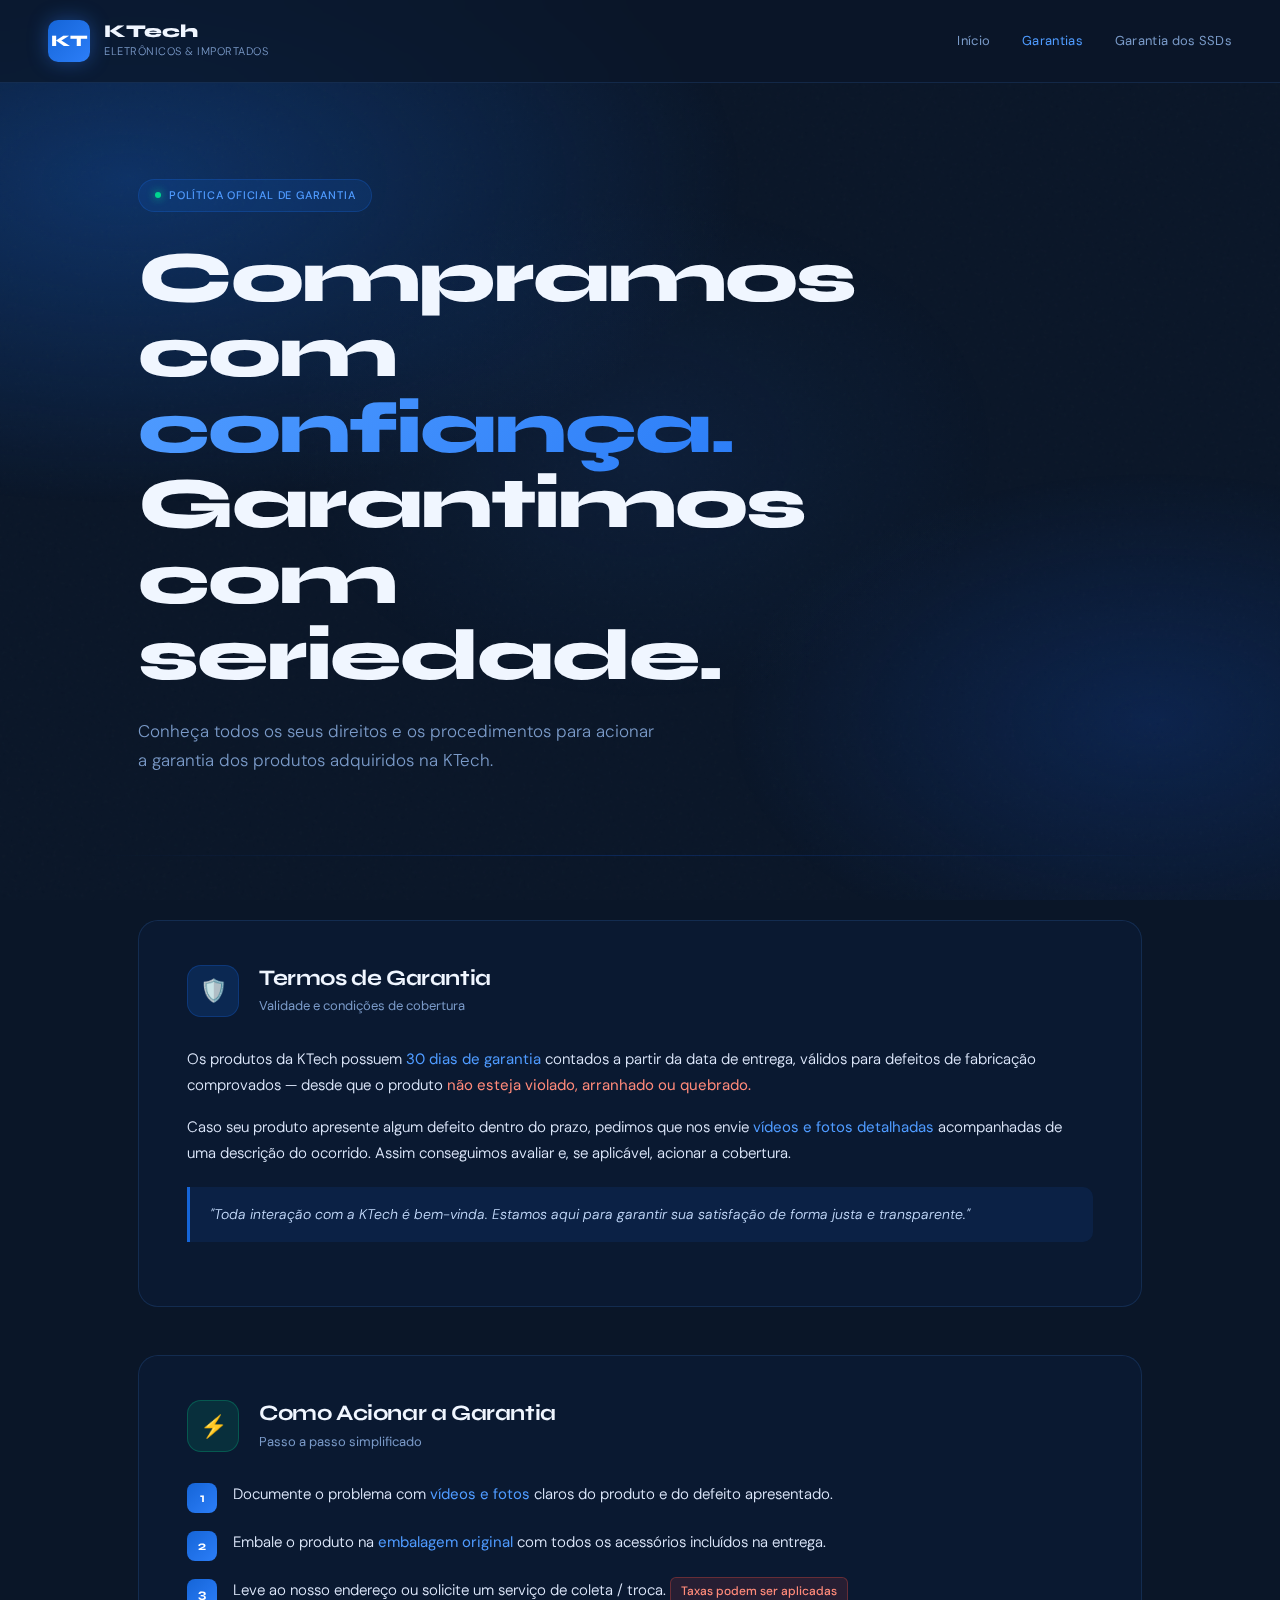
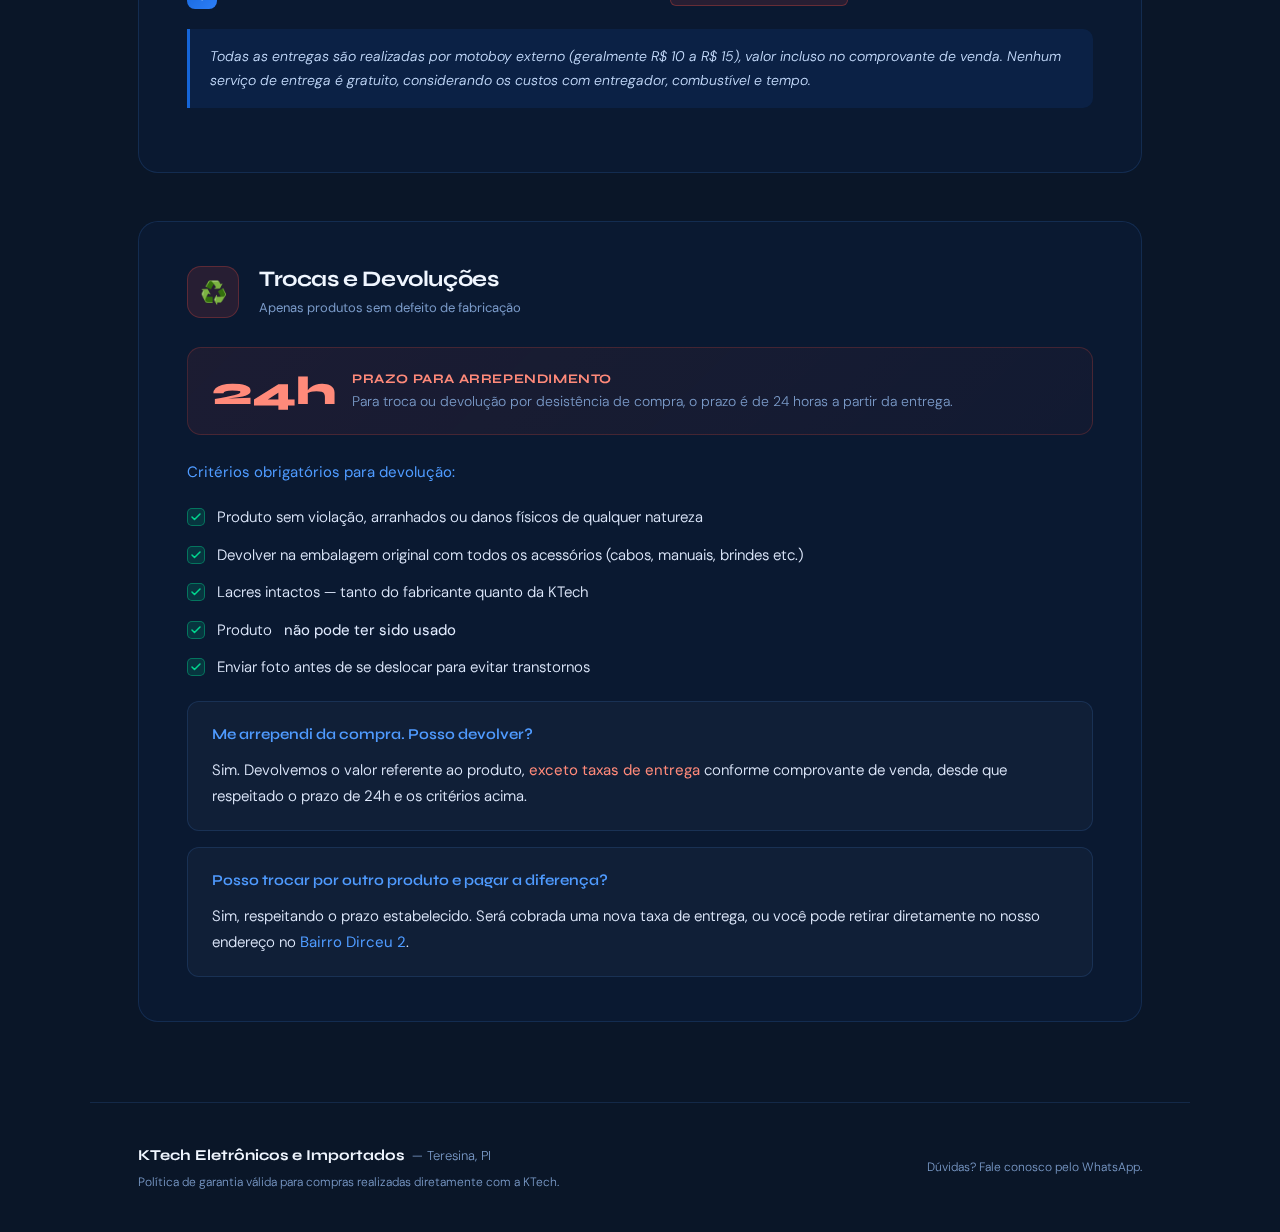
<file: garantias-ktech.html>
<!DOCTYPE html>
<html lang="pt-BR">
<head>
<meta charset="utf-8">
<meta name="viewport" content="width=device-width, initial-scale=1">
<title>KTech Eletrônicos — Política de Garantia</title>
<link href="https://fonts.googleapis.com/css2?family=Syne:wght@400;600;700;800&family=DM+Sans:ital,wght@0,300;0,400;0,500;1,300&display=swap" rel="stylesheet">
<style>
  *, *::before, *::after { box-sizing: border-box; margin: 0; padding: 0; }

  :root {
    --blue-deep:    #0a1628;
    --blue-mid:     #0d2147;
    --blue-brand:   #1042a0;
    --blue-accent:  #1565d8;
    --blue-glow:    #2c7ef8;
    --blue-light:   #4f9bff;
    --blue-pale:    #c8deff;
    --white:        #f0f6ff;
    --off-white:    #e2ecff;
    --muted:        #7a9ac8;
    --warn:         #ff4e3e;
    --warn-soft:    #ff8a7a;
    --success:      #00d68f;
    --border:       rgba(79,155,255,.15);
    --card-bg:      rgba(16,66,160,.08);
    --glass:        rgba(13,33,71,.6);
  }

  html { scroll-behavior: smooth; }

  body {
    background: var(--blue-deep);
    color: var(--white);
    font-family: 'DM Sans', sans-serif;
    font-weight: 300;
    line-height: 1.7;
    min-height: 100vh;
    overflow-x: hidden;
  }

  /* ── BACKGROUND MESH ── */
  body::before {
    content: '';
    position: fixed;
    inset: 0;
    background:
      radial-gradient(ellipse 80% 60% at 10% 20%, rgba(21,101,216,.35) 0%, transparent 60%),
      radial-gradient(ellipse 60% 50% at 90% 80%, rgba(16,66,160,.3) 0%, transparent 55%),
      radial-gradient(ellipse 40% 40% at 50% 50%, rgba(44,126,248,.08) 0%, transparent 70%);
    pointer-events: none;
    z-index: 0;
  }

  /* NOISE TEXTURE */
  body::after {
    content: '';
    position: fixed;
    inset: 0;
    background-image: url("data:image/svg+xml,%3Csvg viewBox='0 0 256 256' xmlns='http://www.w3.org/2000/svg'%3E%3Cfilter id='noise'%3E%3CfeTurbulence type='fractalNoise' baseFrequency='0.9' numOctaves='4' stitchTiles='stitch'/%3E%3C/filter%3E%3Crect width='100%25' height='100%25' filter='url(%23noise)' opacity='0.04'/%3E%3C/svg%3E");
    pointer-events: none;
    z-index: 0;
    opacity: .5;
  }

  * { position: relative; z-index: 1; }

  /* ── HEADER ── */
  header {
    display: flex;
    align-items: center;
    justify-content: space-between;
    padding: 20px 48px;
    border-bottom: 1px solid var(--border);
    backdrop-filter: blur(16px);
    background: rgba(10,22,40,.7);
    position: sticky;
    top: 0;
    z-index: 100;
  }

  .logo-area {
    display: flex;
    align-items: center;
    gap: 14px;
    text-decoration: none;
  }

  .logo-icon {
    width: 42px;
    height: 42px;
    background: linear-gradient(135deg, var(--blue-accent), var(--blue-glow));
    border-radius: 10px;
    display: flex;
    align-items: center;
    justify-content: center;
    font-family: 'Syne', sans-serif;
    font-weight: 800;
    font-size: 16px;
    color: #fff;
    letter-spacing: -.5px;
    box-shadow: 0 0 20px rgba(44,126,248,.4);
    flex-shrink: 0;
  }

  .logo-text {
    font-family: 'Syne', sans-serif;
    font-weight: 800;
    font-size: 18px;
    letter-spacing: -.3px;
    color: var(--white);
    line-height: 1.1;
  }

  .logo-sub {
    font-family: 'DM Sans', sans-serif;
    font-weight: 300;
    font-size: 11px;
    color: var(--muted);
    letter-spacing: .5px;
    text-transform: uppercase;
  }

  nav {
    display: flex;
    gap: 32px;
  }

  nav a {
    font-size: 13px;
    font-weight: 400;
    color: var(--muted);
    text-decoration: none;
    letter-spacing: .3px;
    transition: color .2s;
  }

  nav a:hover, nav a.active { color: var(--blue-light); }

  /* ── HERO ── */
  .hero {
    padding: 96px 48px 80px;
    max-width: 1100px;
    margin: 0 auto;
  }

  .badge {
    display: inline-flex;
    align-items: center;
    gap: 8px;
    background: rgba(21,101,216,.15);
    border: 1px solid rgba(21,101,216,.3);
    border-radius: 100px;
    padding: 6px 16px;
    font-size: 11px;
    font-weight: 500;
    color: var(--blue-light);
    letter-spacing: .8px;
    text-transform: uppercase;
    margin-bottom: 28px;
  }

  .badge::before {
    content: '';
    width: 6px;
    height: 6px;
    background: var(--success);
    border-radius: 50%;
    box-shadow: 0 0 8px var(--success);
    animation: pulse 2s infinite;
  }

  @keyframes pulse {
    0%, 100% { opacity: 1; transform: scale(1); }
    50% { opacity: .6; transform: scale(.8); }
  }

  .hero h1 {
    font-family: 'Syne', sans-serif;
    font-weight: 800;
    font-size: clamp(40px, 6vw, 72px);
    line-height: 1.05;
    letter-spacing: -2px;
    color: var(--white);
    max-width: 700px;
    margin-bottom: 24px;
  }

  .hero h1 span {
    background: linear-gradient(135deg, var(--blue-light), var(--blue-glow));
    -webkit-background-clip: text;
    -webkit-text-fill-color: transparent;
    background-clip: text;
  }

  .hero p {
    font-size: 17px;
    color: var(--muted);
    max-width: 520px;
    line-height: 1.7;
  }

  /* ── DIVIDER ── */
  .divider {
    height: 1px;
    background: linear-gradient(90deg, transparent, var(--blue-brand), transparent);
    max-width: 1100px;
    margin: 0 auto;
    opacity: .4;
  }

  /* ── SECTIONS ── */
  .sections {
    max-width: 1100px;
    margin: 0 auto;
    padding: 64px 48px 80px;
    display: flex;
    flex-direction: column;
    gap: 48px;
  }

  .card {
    background: var(--card-bg);
    border: 1px solid var(--border);
    border-radius: 20px;
    padding: 44px 48px;
    backdrop-filter: blur(8px);
    transition: border-color .3s, transform .3s;
  }

  .card:hover {
    border-color: rgba(79,155,255,.3);
    transform: translateY(-2px);
  }

  .card-header {
    display: flex;
    align-items: flex-start;
    gap: 20px;
    margin-bottom: 28px;
  }

  .card-icon {
    width: 52px;
    height: 52px;
    border-radius: 14px;
    display: flex;
    align-items: center;
    justify-content: center;
    font-size: 22px;
    flex-shrink: 0;
  }

  .icon-blue  { background: rgba(21,101,216,.2); border: 1px solid rgba(21,101,216,.3); }
  .icon-green { background: rgba(0,214,143,.12); border: 1px solid rgba(0,214,143,.25); }
  .icon-warn  { background: rgba(255,78,62,.12);  border: 1px solid rgba(255,78,62,.25); }

  .card-title {
    font-family: 'Syne', sans-serif;
    font-weight: 700;
    font-size: 22px;
    letter-spacing: -.4px;
    color: var(--white);
    line-height: 1.2;
  }

  .card-subtitle {
    font-size: 13px;
    color: var(--muted);
    margin-top: 4px;
    font-weight: 400;
  }

  .card p {
    font-size: 15px;
    color: var(--off-white);
    margin-bottom: 16px;
    line-height: 1.75;
  }

  .card p:last-child { margin-bottom: 0; }

  /* ── HIGHLIGHT BOX ── */
  .highlight {
    background: rgba(21,101,216,.12);
    border-left: 3px solid var(--blue-accent);
    border-radius: 0 10px 10px 0;
    padding: 16px 20px;
    margin: 20px 0;
    font-size: 14px;
    color: var(--blue-pale);
    font-style: italic;
  }

  /* ── STEPS ── */
  .steps {
    display: flex;
    flex-direction: column;
    gap: 16px;
    margin: 20px 0;
  }

  .step {
    display: flex;
    gap: 16px;
    align-items: flex-start;
  }

  .step-num {
    width: 30px;
    height: 30px;
    background: linear-gradient(135deg, var(--blue-accent), var(--blue-glow));
    border-radius: 8px;
    display: flex;
    align-items: center;
    justify-content: center;
    font-family: 'Syne', sans-serif;
    font-weight: 700;
    font-size: 13px;
    color: #fff;
    flex-shrink: 0;
    margin-top: 2px;
  }

  .step p { margin: 0; font-size: 15px; color: var(--off-white); }

  /* ── CHECKLIST ── */
  .checklist {
    list-style: none;
    display: flex;
    flex-direction: column;
    gap: 12px;
    margin: 20px 0;
  }

  .checklist li {
    display: flex;
    gap: 12px;
    align-items: flex-start;
    font-size: 15px;
    color: var(--off-white);
  }

  .checklist li::before {
    content: '';
    width: 18px;
    height: 18px;
    background: rgba(0,214,143,.15);
    border: 1.5px solid rgba(0,214,143,.4);
    border-radius: 5px;
    flex-shrink: 0;
    margin-top: 3px;
    background-image: url("data:image/svg+xml,%3Csvg width='10' height='8' viewBox='0 0 10 8' fill='none' xmlns='http://www.w3.org/2000/svg'%3E%3Cpath d='M1 4L3.5 6.5L9 1' stroke='%2300d68f' stroke-width='1.5' stroke-linecap='round' stroke-linejoin='round'/%3E%3C/svg%3E");
    background-repeat: no-repeat;
    background-position: center;
  }

  /* ── WARN TAG ── */
  .warn-tag {
    display: inline-block;
    background: rgba(255,78,62,.12);
    border: 1px solid rgba(255,78,62,.3);
    color: var(--warn-soft);
    font-size: 12px;
    font-weight: 500;
    padding: 3px 10px;
    border-radius: 6px;
    vertical-align: middle;
  }

  strong.em { color: var(--warn-soft); }
  strong.bl { color: var(--blue-light); }

  /* ── DEADLINE CALLOUT ── */
  .deadline {
    display: flex;
    align-items: center;
    gap: 16px;
    background: linear-gradient(135deg, rgba(255,78,62,.08), rgba(255,78,62,.04));
    border: 1px solid rgba(255,78,62,.2);
    border-radius: 14px;
    padding: 20px 24px;
    margin: 24px 0;
  }

  .deadline-num {
    font-family: 'Syne', sans-serif;
    font-weight: 800;
    font-size: 40px;
    color: var(--warn-soft);
    line-height: 1;
    white-space: nowrap;
  }

  .deadline-label {
    font-family: 'Syne', sans-serif;
    font-weight: 700;
    font-size: 13px;
    color: var(--warn-soft);
    text-transform: uppercase;
    letter-spacing: .6px;
  }

  .deadline-desc {
    font-size: 14px;
    color: var(--muted);
  }

  /* ── FAQ ── */
  .faq {
    display: flex;
    flex-direction: column;
    gap: 16px;
    margin-top: 8px;
  }

  .faq-item {
    background: rgba(255,255,255,.03);
    border: 1px solid var(--border);
    border-radius: 12px;
    padding: 20px 24px;
  }

  .faq-q {
    font-family: 'Syne', sans-serif;
    font-weight: 600;
    font-size: 15px;
    color: var(--blue-light);
    margin-bottom: 10px;
  }

  .faq-a {
    font-size: 14px;
    color: var(--off-white);
    margin: 0 !important;
  }

  /* ── FOOTER ── */
  footer {
    border-top: 1px solid var(--border);
    padding: 40px 48px;
    max-width: 1100px;
    margin: 0 auto;
    display: flex;
    align-items: center;
    justify-content: space-between;
    gap: 24px;
    flex-wrap: wrap;
  }

  .footer-brand {
    font-family: 'Syne', sans-serif;
    font-weight: 700;
    font-size: 15px;
    color: var(--white);
  }

  .footer-brand span {
    color: var(--muted);
    font-weight: 300;
    font-family: 'DM Sans', sans-serif;
    font-size: 13px;
    margin-left: 8px;
  }

  .footer-note {
    font-size: 12px;
    color: var(--muted);
  }

  /* ── RESPONSIVE ── */
  @media (max-width: 768px) {
    header { padding: 16px 24px; }
    nav { display: none; }
    .hero { padding: 60px 24px 48px; }
    .hero h1 { letter-spacing: -1px; }
    .sections { padding: 40px 24px 60px; }
    .card { padding: 28px 24px; }
    footer { padding: 32px 24px; }
    .deadline-num { font-size: 32px; }
  }

  /* ── ANIMATION ── */
  .card {
    animation: fadeUp .6s ease both;
  }

  .card:nth-child(1) { animation-delay: .1s; }
  .card:nth-child(2) { animation-delay: .22s; }
  .card:nth-child(3) { animation-delay: .34s; }

  @keyframes fadeUp {
    from { opacity: 0; transform: translateY(24px); }
    to   { opacity: 1; transform: translateY(0); }
  }

  .hero .badge { animation: fadeUp .5s ease both; }
  .hero h1     { animation: fadeUp .5s .1s ease both; }
  .hero p      { animation: fadeUp .5s .2s ease both; }
</style>
</head>
<body>

<!-- HEADER -->
<header>
  <a href="#" class="logo-area" style="text-decoration:none;">
    <div class="logo-icon">KT</div>
    <div>
      <div class="logo-text">KTech</div>
      <div class="logo-sub">Eletrônicos &amp; Importados</div>
    </div>
  </a>
  <nav>
    <a href="#">Início</a>
    <a href="#" class="active">Garantias</a>
    <a href="#">Garantia dos SSDs</a>
  </nav>
</header>

<!-- HERO -->
<section class="hero">
  <div class="badge">Política Oficial de Garantia</div>
  <h1>Compramos com <span>confiança.</span><br>Garantimos com seriedade.</h1>
  <p>Conheça todos os seus direitos e os procedimentos para acionar a garantia dos produtos adquiridos na KTech.</p>
</section>

<div class="divider"></div>

<!-- CONTENT SECTIONS -->
<div class="sections">

  <!-- CARD 1: Termos de Garantia -->
  <div class="card">
    <div class="card-header">
      <div class="card-icon icon-blue">🛡️</div>
      <div>
        <div class="card-title">Termos de Garantia</div>
        <div class="card-subtitle">Validade e condições de cobertura</div>
      </div>
    </div>

    <p>Os produtos da KTech possuem <strong class="bl">30 dias de garantia</strong> contados a partir da data de entrega, válidos para defeitos de fabricação comprovados — desde que o produto <strong class="em">não esteja violado, arranhado ou quebrado.</strong></p>

    <p>Caso seu produto apresente algum defeito dentro do prazo, pedimos que nos envie <strong class="bl">vídeos e fotos detalhadas</strong> acompanhadas de uma descrição do ocorrido. Assim conseguimos avaliar e, se aplicável, acionar a cobertura.</p>

    <div class="highlight">
      "Toda interação com a KTech é bem-vinda. Estamos aqui para garantir sua satisfação de forma justa e transparente."
    </div>
  </div>

  <!-- CARD 2: Como acionar -->
  <div class="card">
    <div class="card-header">
      <div class="card-icon icon-green">⚡</div>
      <div>
        <div class="card-title">Como Acionar a Garantia</div>
        <div class="card-subtitle">Passo a passo simplificado</div>
      </div>
    </div>

    <div class="steps">
      <div class="step">
        <div class="step-num">1</div>
        <p>Documente o problema com <strong class="bl">vídeos e fotos</strong> claros do produto e do defeito apresentado.</p>
      </div>
      <div class="step">
        <div class="step-num">2</div>
        <p>Embale o produto na <strong class="bl">embalagem original</strong> com todos os acessórios incluídos na entrega.</p>
      </div>
      <div class="step">
        <div class="step-num">3</div>
        <p>Leve ao nosso endereço ou solicite um serviço de coleta / troca. <span class="warn-tag">Taxas podem ser aplicadas</span></p>
      </div>
    </div>

    <div class="highlight">
      Todas as entregas são realizadas por motoboy externo (geralmente R$ 10 a R$ 15), valor incluso no comprovante de venda. Nenhum serviço de entrega é gratuito, considerando os custos com entregador, combustível e tempo.
    </div>
  </div>

  <!-- CARD 3: Trocas e Devoluções -->
  <div class="card">
    <div class="card-header">
      <div class="card-icon icon-warn">♻️</div>
      <div>
        <div class="card-title">Trocas e Devoluções</div>
        <div class="card-subtitle">Apenas produtos sem defeito de fabricação</div>
      </div>
    </div>

    <div class="deadline">
      <div>
        <div class="deadline-num">24h</div>
      </div>
      <div>
        <div class="deadline-label">Prazo para Arrependimento</div>
        <div class="deadline-desc">Para troca ou devolução por desistência de compra, o prazo é de 24 horas a partir da entrega.</div>
      </div>
    </div>

    <p><strong class="bl">Critérios obrigatórios para devolução:</strong></p>

    <ul class="checklist">
      <li>Produto sem violação, arranhados ou danos físicos de qualquer natureza</li>
      <li>Devolver na embalagem original com todos os acessórios (cabos, manuais, brindes etc.)</li>
      <li>Lacres intactos — tanto do fabricante quanto da KTech</li>
      <li>Produto <strong>não pode ter sido usado</strong></li>
      <li>Enviar foto antes de se deslocar para evitar transtornos</li>
    </ul>

    <div class="faq">
      <div class="faq-item">
        <div class="faq-q">Me arrependi da compra. Posso devolver?</div>
        <p class="faq-a">Sim. Devolvemos o valor referente ao produto, <strong class="em">exceto taxas de entrega</strong> conforme comprovante de venda, desde que respeitado o prazo de 24h e os critérios acima.</p>
      </div>
      <div class="faq-item">
        <div class="faq-q">Posso trocar por outro produto e pagar a diferença?</div>
        <p class="faq-a">Sim, respeitando o prazo estabelecido. Será cobrada uma nova taxa de entrega, ou você pode retirar diretamente no nosso endereço no <strong class="bl">Bairro Dirceu 2</strong>.</p>
      </div>
    </div>
  </div>

</div><!-- /sections -->

<!-- FOOTER -->
<footer>
  <div>
    <div class="footer-brand">KTech Eletrônicos e Importados<span>— Teresina, PI</span></div>
    <div class="footer-note" style="margin-top:4px;">Política de garantia válida para compras realizadas diretamente com a KTech.</div>
  </div>
  <div class="footer-note">Dúvidas? Fale conosco pelo WhatsApp.</div>
</footer>

</body>
</html>
</file>
